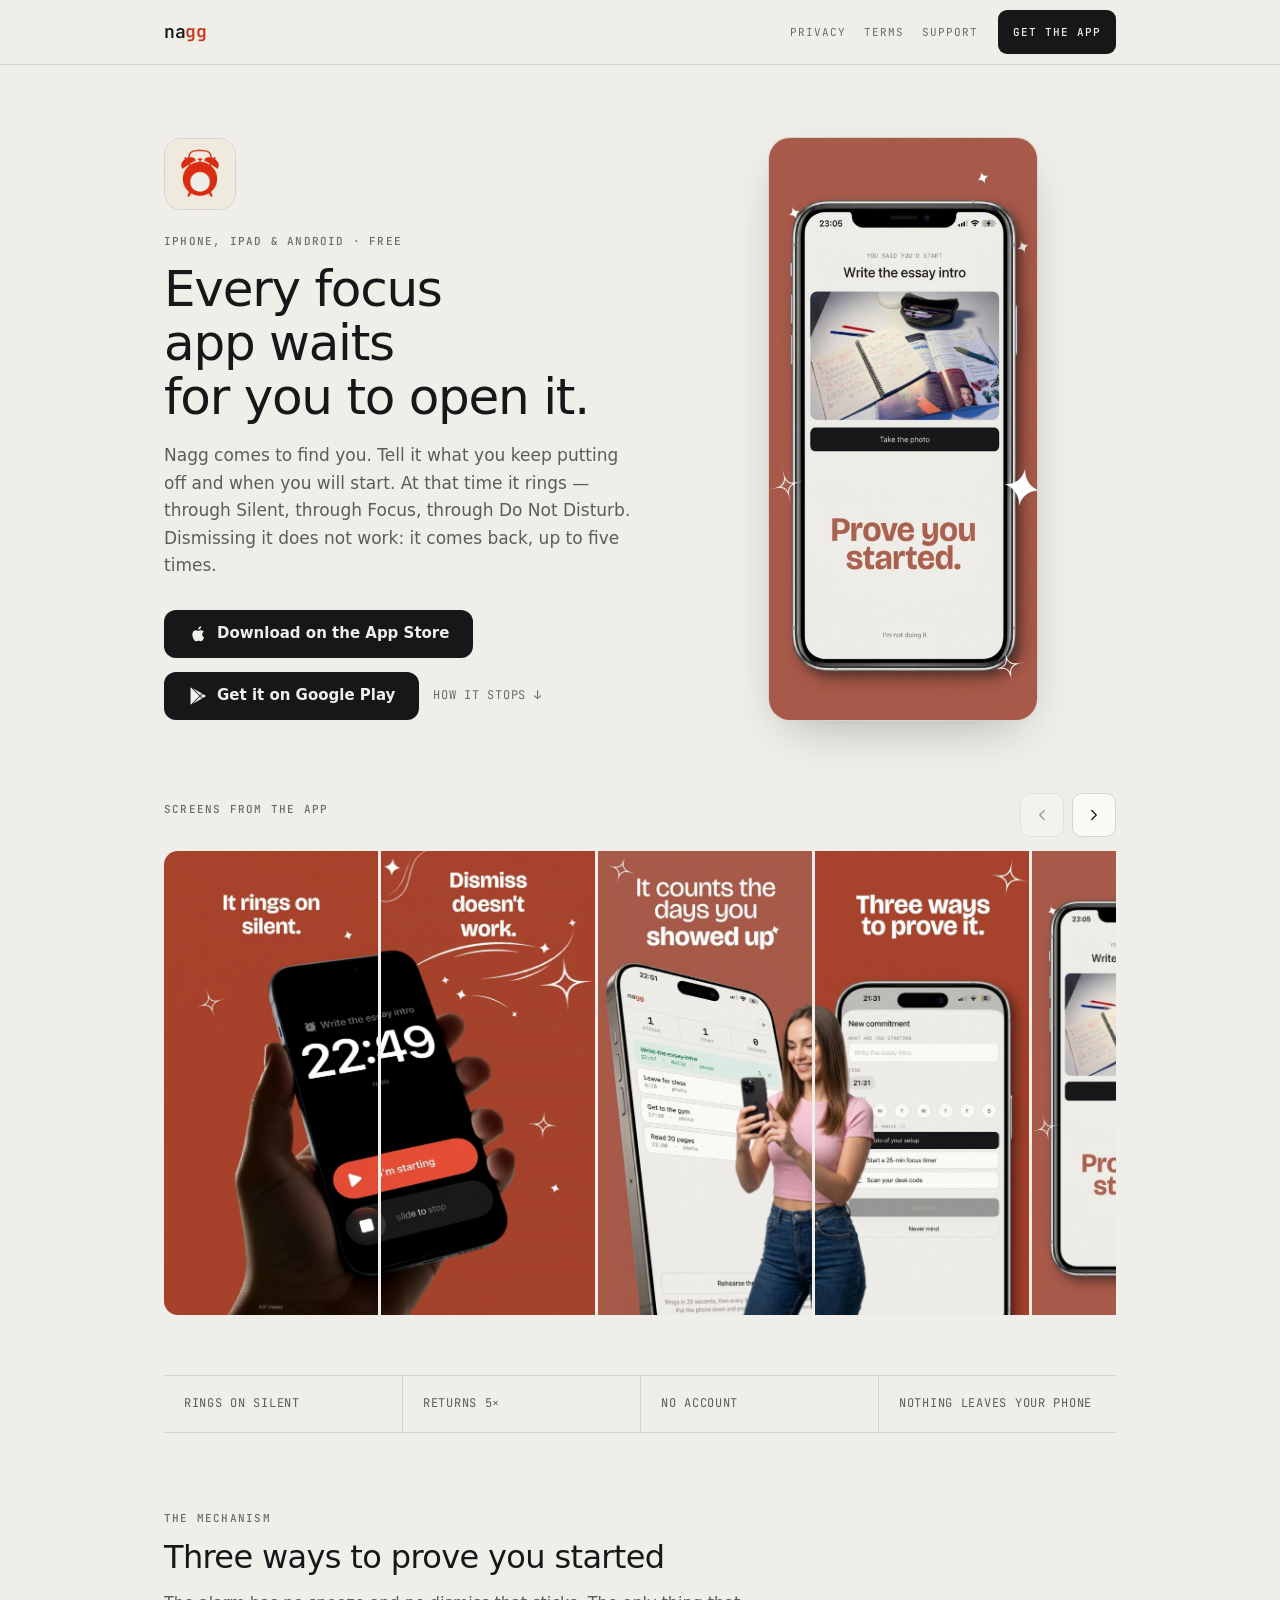
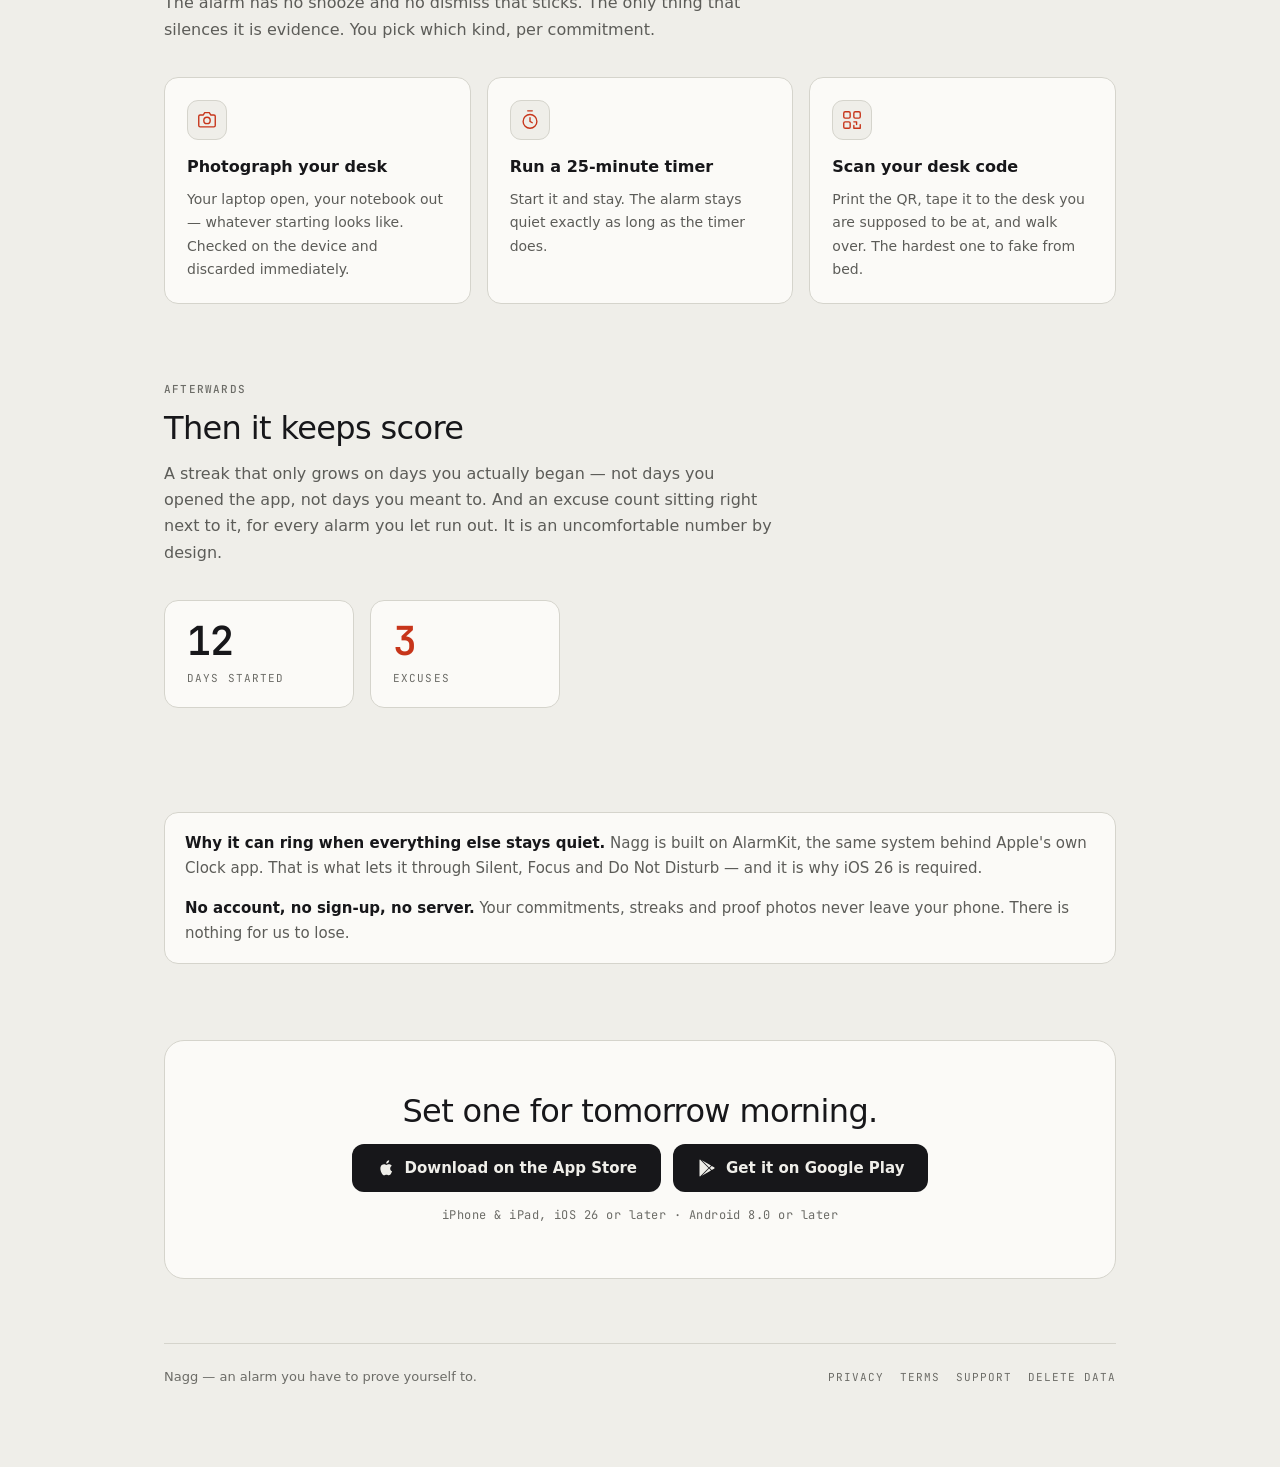
<file: index.html>
<!doctype html>
<html lang="en">
<head>
<meta charset="utf-8">
<meta name="viewport" content="width=device-width, initial-scale=1">
<title>Nagg — an alarm you have to prove yourself to</title>
<meta name="description" content="An alarm that rings through Silent and Focus, and only stops when you prove you started. Free on iPhone, iPad and Android.">
<link rel="icon" href="img/icon.png">
<link rel="apple-touch-icon" href="img/icon.png">
<meta property="og:title" content="Nagg — an alarm you have to prove yourself to">
<meta property="og:description" content="Rings through Silent and Focus. Only stops when you prove you started.">
<meta property="og:image" content="https://nagg.pro/img/icon.png">
<meta property="og:url" content="https://nagg.pro/">
<meta name="twitter:card" content="summary">
<link rel="preconnect" href="https://fonts.googleapis.com">
<link rel="preconnect" href="https://fonts.gstatic.com" crossorigin>
<link rel="stylesheet" href="https://fonts.googleapis.com/css2?family=JetBrains+Mono:wght@400;500;600&display=swap">
<link rel="stylesheet" href="style.css">
</head>
<body class="home">

<a class="skip" href="#main">Skip to content</a>

<header class="bar">
  <div class="bar-in">
    <a class="wordmark" href="index.html">na<span>gg</span></a>
    <nav aria-label="Site">
      <a href="privacy.html">Privacy</a>
      <a href="terms.html">Terms</a>
      <a href="support.html">Support</a>
    </nav>
    <a class="bar-cta" href="#get">Get&nbsp;the&nbsp;app</a>
  </div>
</header>

<main id="main" class="wrap">

<section class="hero">
  <div class="hero-copy">
    <img class="appicon" src="img/icon.png" alt="" width="72" height="72">
    <p class="eyebrow">iPhone, iPad &amp; Android · Free</p>
    <h1>Every focus app waits<br>for you to open it.</h1>
    <p class="lede">Nagg comes to find you. Tell it what you keep putting off and when you
    will start. At that time it rings — through Silent, through Focus, through Do Not
    Disturb. Dismissing it does not work: it comes back, up to five times.</p>

    <div class="cta-row">
      <a class="appstore" href="https://apps.apple.com/app/id6802195603">
        <svg viewBox="0 0 24 24" width="20" height="20" fill="currentColor" aria-hidden="true"><path d="M17.05 12.53c-.02-2.2 1.8-3.26 1.88-3.31-1.02-1.5-2.62-1.7-3.19-1.72-1.36-.14-2.65.8-3.34.8-.69 0-1.75-.78-2.87-.76-1.48.02-2.84.86-3.6 2.18-1.53 2.66-.39 6.6 1.1 8.76.73 1.06 1.6 2.25 2.74 2.2 1.1-.04 1.51-.71 2.84-.71 1.32 0 1.7.71 2.86.69 1.18-.02 1.93-1.08 2.65-2.14.84-1.23 1.18-2.42 1.2-2.48-.03-.01-2.3-.88-2.32-3.5zM14.9 5.36c.6-.74 1.01-1.75.9-2.76-.87.04-1.93.58-2.56 1.31-.56.65-1.06 1.69-.93 2.68.97.08 1.97-.5 2.59-1.23z"/></svg>
        <span>Download on the App Store</span>
      </a>
      <a class="appstore" href="https://play.google.com/store/apps/details?id=com.r00tlab.nagg">
        <svg viewBox="0 0 24 24" width="20" height="20" fill="currentColor" aria-hidden="true"><path d="M3.609 1.814 13.792 12 3.61 22.186a.996.996 0 0 1-.61-.92V2.734a1 1 0 0 1 .609-.92zm10.89 10.893 2.302 2.302-10.937 6.333 8.635-8.635zm3.199-3.198 2.807 1.626a1 1 0 0 1 0 1.73l-2.808 1.626L15.29 12l2.408-2.491zM5.864 2.658 16.802 8.99l-2.303 2.303-8.635-8.635z"/></svg>
        <span>Get it on Google Play</span>
      </a>
      <a class="ghost" href="#stop">How it stops ↓</a>
    </div>
  </div>

  <div class="hero-shot">
    <img src="img/shot-5.jpg" alt="Nagg asking for a photo of the desk before it will go quiet" width="900" height="1954">
  </div>
</section>

<!-- Screenshots sit directly under the hero: someone deciding whether to install
     wants to see the thing, not read further. -->
<section class="gallery" aria-labelledby="shots-h">
  <div class="gallery-head">
    <h2 id="shots-h" class="eyebrow">Screens from the app</h2>
    <div class="gallery-nav">
      <button type="button" class="arrow" data-scroll="-1" aria-label="Previous screenshots" aria-controls="shots">
        <svg viewBox="0 0 24 24" width="18" height="18" fill="none" stroke="currentColor" stroke-width="1.75" stroke-linecap="round" stroke-linejoin="round" aria-hidden="true"><path d="M15 18l-6-6 6-6"/></svg>
      </button>
      <button type="button" class="arrow" data-scroll="1" aria-label="Next screenshots" aria-controls="shots">
        <svg viewBox="0 0 24 24" width="18" height="18" fill="none" stroke="currentColor" stroke-width="1.75" stroke-linecap="round" stroke-linejoin="round" aria-hidden="true"><path d="M9 18l6-6-6-6"/></svg>
      </button>
    </div>
  </div>
  <div class="shots" id="shots" tabindex="0" role="region" aria-label="Screenshots, scrollable">
    <img src="img/shot-1.jpg" alt="The alarm ringing with a Start button" loading="lazy" width="900" height="1954">
    <img src="img/shot-2.jpg" alt="Dismissing the alarm does not stop it" loading="lazy" width="900" height="1954">
    <img src="img/shot-3.jpg" alt="A streak counting the days you started, next to an excuse count" loading="lazy" width="900" height="1954">
    <img src="img/shot-4.jpg" alt="Creating a commitment and choosing one of the three proofs" loading="lazy" width="900" height="1954">
    <img src="img/shot-5.jpg" alt="Taking the photo that proves you started" loading="lazy" width="900" height="1954">
  </div>
</section>

<ul class="claims">
  <li>Rings on Silent</li>
  <li>Returns 5&times;</li>
  <li>No account</li>
  <li>Nothing leaves your phone</li>
</ul>

<section id="stop" class="block">
  <p class="eyebrow">The mechanism</p>
  <h2>Three ways to prove you started</h2>
  <p class="intro">The alarm has no snooze and no dismiss that sticks. The only thing that
  silences it is evidence. You pick which kind, per commitment.</p>

  <div class="ways">
    <div class="way">
      <span class="ico" aria-hidden="true">
        <svg viewBox="0 0 24 24" width="22" height="22" fill="none" stroke="currentColor" stroke-width="1.5" stroke-linecap="round" stroke-linejoin="round"><path d="M14.5 4h-5L8 6.5H4.5A1.5 1.5 0 0 0 3 8v10a1.5 1.5 0 0 0 1.5 1.5h15A1.5 1.5 0 0 0 21 18V8a1.5 1.5 0 0 0-1.5-1.5H16z"/><circle cx="12" cy="12.5" r="3.5"/></svg>
      </span>
      <h3>Photograph your desk</h3>
      <p>Your laptop open, your notebook out — whatever starting looks like. Checked on the
      device and discarded immediately.</p>
    </div>
    <div class="way">
      <span class="ico" aria-hidden="true">
        <svg viewBox="0 0 24 24" width="22" height="22" fill="none" stroke="currentColor" stroke-width="1.5" stroke-linecap="round" stroke-linejoin="round"><circle cx="12" cy="13.5" r="7.5"/><path d="M12 9.5v4l2.5 1.5M9.5 2h5"/></svg>
      </span>
      <h3>Run a 25-minute timer</h3>
      <p>Start it and stay. The alarm stays quiet exactly as long as the timer does.</p>
    </div>
    <div class="way">
      <span class="ico" aria-hidden="true">
        <svg viewBox="0 0 24 24" width="22" height="22" fill="none" stroke="currentColor" stroke-width="1.5" stroke-linecap="round" stroke-linejoin="round"><rect x="3" y="3" width="7" height="7" rx="1.5"/><rect x="14" y="3" width="7" height="7" rx="1.5"/><rect x="3" y="14" width="7" height="7" rx="1.5"/><path d="M14 14h3v3m4 0v4h-7v-3"/></svg>
      </span>
      <h3>Scan your desk code</h3>
      <p>Print the QR, tape it to the desk you are supposed to be at, and walk over. The
      hardest one to fake from bed.</p>
    </div>
  </div>
</section>

<section class="block">
  <p class="eyebrow">Afterwards</p>
  <h2>Then it keeps score</h2>
  <p class="intro">A streak that only grows on days you actually began — not days you opened
  the app, not days you meant to. And an excuse count sitting right next to it, for every
  alarm you let run out. It is an uncomfortable number by design.</p>

  <div class="score" aria-hidden="true">
    <div class="fig">
      <span class="n">12</span>
      <span class="l">days started</span>
    </div>
    <div class="fig bad">
      <span class="n">3</span>
      <span class="l">excuses</span>
    </div>
  </div>
</section>

<section class="block">
  <div class="card">
    <p><strong>Why it can ring when everything else stays quiet.</strong> Nagg is built on
    AlarmKit, the same system behind Apple's own Clock app. That is what lets it through
    Silent, Focus and Do Not Disturb — and it is why iOS 26 is required.</p>
    <p><strong>No account, no sign-up, no server.</strong> Your commitments, streaks and
    proof photos never leave your phone. There is nothing for us to lose.</p>
  </div>
</section>

<section class="tail" id="get">
  <h2>Set one for tomorrow morning.</h2>
  <div class="stores">
    <a class="appstore" href="https://apps.apple.com/app/id6802195603">
      <svg viewBox="0 0 24 24" width="20" height="20" fill="currentColor" aria-hidden="true"><path d="M17.05 12.53c-.02-2.2 1.8-3.26 1.88-3.31-1.02-1.5-2.62-1.7-3.19-1.72-1.36-.14-2.65.8-3.34.8-.69 0-1.75-.78-2.87-.76-1.48.02-2.84.86-3.6 2.18-1.53 2.66-.39 6.6 1.1 8.76.73 1.06 1.6 2.25 2.74 2.2 1.1-.04 1.51-.71 2.84-.71 1.32 0 1.7.71 2.86.69 1.18-.02 1.93-1.08 2.65-2.14.84-1.23 1.18-2.42 1.2-2.48-.03-.01-2.3-.88-2.32-3.5zM14.9 5.36c.6-.74 1.01-1.75.9-2.76-.87.04-1.93.58-2.56 1.31-.56.65-1.06 1.69-.93 2.68.97.08 1.97-.5 2.59-1.23z"/></svg>
      <span>Download on the App Store</span>
    </a>
    <a class="appstore" href="https://play.google.com/store/apps/details?id=com.r00tlab.nagg">
      <svg viewBox="0 0 24 24" width="20" height="20" fill="currentColor" aria-hidden="true"><path d="M3.609 1.814 13.792 12 3.61 22.186a.996.996 0 0 1-.61-.92V2.734a1 1 0 0 1 .609-.92zm10.89 10.893 2.302 2.302-10.937 6.333 8.635-8.635zm3.199-3.198 2.807 1.626a1 1 0 0 1 0 1.73l-2.808 1.626L15.29 12l2.408-2.491zM5.864 2.658 16.802 8.99l-2.303 2.303-8.635-8.635z"/></svg>
      <span>Get it on Google Play</span>
    </a>
  </div>
  <p class="req">iPhone &amp; iPad, iOS 26 or later · Android 8.0 or later</p>
</section>

<footer>
  <span>Nagg — an alarm you have to prove yourself to.</span>
  <nav aria-label="Legal">
    <a href="privacy.html">Privacy</a>
    <a href="terms.html">Terms</a>
    <a href="support.html">Support</a>
    <a href="delete-data.html">Delete data</a>
  </nav>
</footer>

</main>

<script>
// The screenshot strip is a scroll container, which a mouse and a touchscreen can
// drive but a keyboard cannot discover. tabindex makes it focusable; these buttons
// give pointer users the same affordance without a swipe.
(function () {
  var strip = document.getElementById('shots');
  if (!strip) return;
  var reduce = window.matchMedia('(prefers-reduced-motion: reduce)').matches;
  var arrows = document.querySelectorAll('.arrow');
  var restore;

  Array.prototype.forEach.call(arrows, function (btn) {
    btn.addEventListener('click', function () {
      var first = strip.querySelector('img');
      var step = first ? first.getBoundingClientRect().width + 3 : 220;

      var max = strip.scrollWidth - strip.clientWidth;
      var target = Math.max(0, Math.min(strip.scrollLeft + step * Number(btn.dataset.scroll), max));

      // Snap has to come off for the length of the animation. Left on, the
      // container re-snaps mid-scroll and the strip lands back where it started.
      strip.style.scrollSnapType = 'none';
      strip.scrollTo({ left: target, behavior: reduce ? 'auto' : 'smooth' });

      // Some engines accept the smooth request and then never animate — the
      // button would silently do nothing. Land it by hand if that happens.
      setTimeout(function () {
        if (Math.abs(strip.scrollLeft - target) > 2) strip.scrollLeft = target;
        sync();
      }, 350);

      clearTimeout(restore);
      restore = setTimeout(function () {
        strip.style.scrollSnapType = '';
        sync(); // never wait on a scroll event to describe a move we just made
      }, 700);
    });
  });

  // Disable an arrow when there is nothing further that way, so it never lies.
  function sync() {
    var max = strip.scrollWidth - strip.clientWidth - 1;
    Array.prototype.forEach.call(arrows, function (btn) {
      var back = Number(btn.dataset.scroll) < 0;
      btn.disabled = back ? strip.scrollLeft <= 0 : strip.scrollLeft >= max;
    });
  }
  strip.addEventListener('scroll', sync, { passive: true });
  window.addEventListener('resize', sync);
  // Lazy images finish after this runs; without re-checking, an arrow can sit
  // disabled against a strip that has since grown wider than its container.
  Array.prototype.forEach.call(strip.querySelectorAll('img'), function (img) {
    img.addEventListener('load', sync);
  });
  sync();
})();
</script>

</body>
</html>
</file>
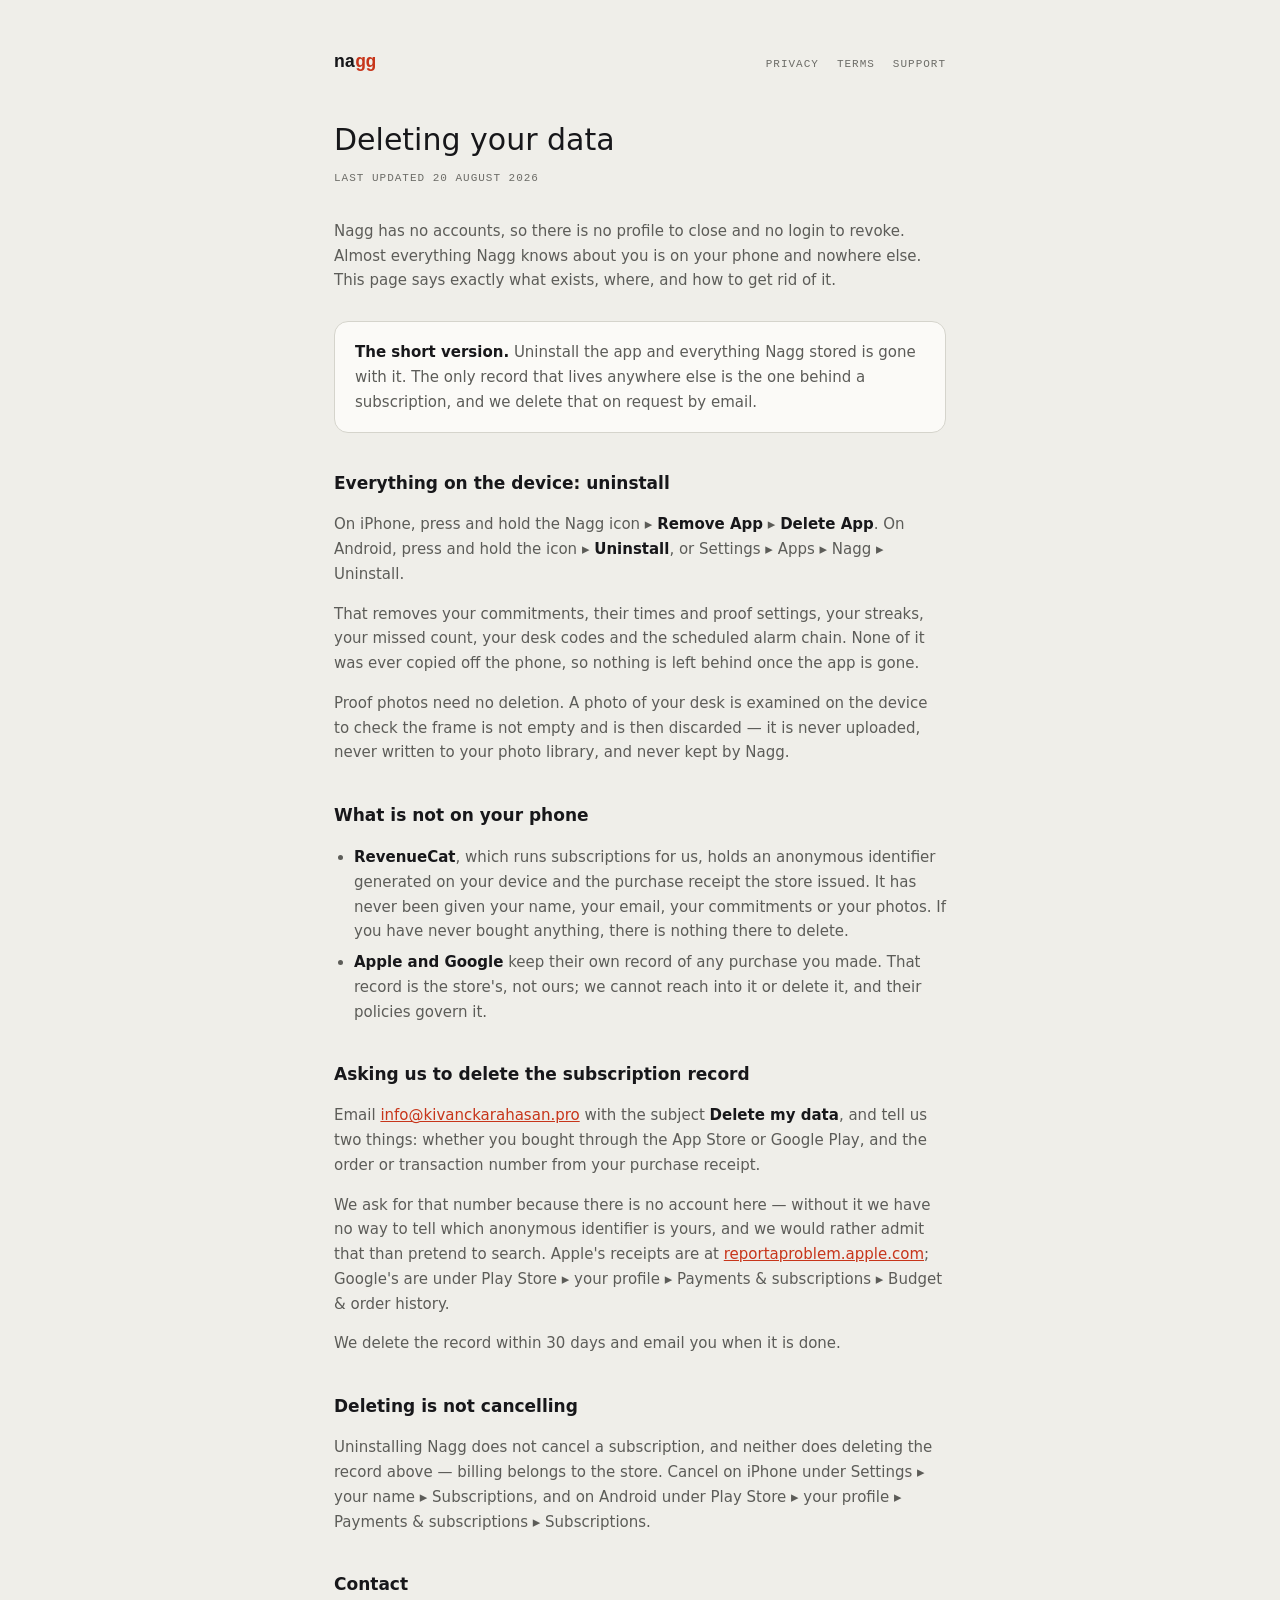
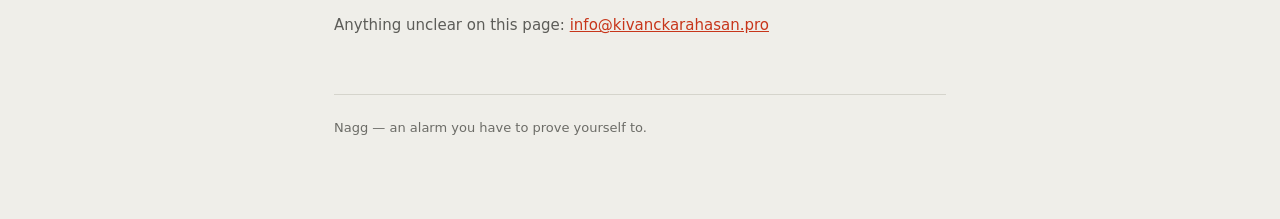
<file: delete-data.html>
<!doctype html>
<html lang="en">
<head>
<meta charset="utf-8">
<meta name="viewport" content="width=device-width, initial-scale=1">
<title>Deleting your data — Nagg</title>
<link rel="stylesheet" href="style.css">
</head>
<body>
<div class="wrap">

<header>
  <a class="wordmark" href="index.html">na<span>gg</span></a>
  <nav>
    <a href="privacy.html">Privacy</a>
    <a href="terms.html">Terms</a>
    <a href="support.html">Support</a>
  </nav>
</header>

<h1>Deleting your data</h1>
<p class="updated">Last updated 20 August 2026</p>

<p>Nagg has no accounts, so there is no profile to close and no login to revoke. Almost
everything Nagg knows about you is on your phone and nowhere else. This page says exactly
what exists, where, and how to get rid of it.</p>

<div class="card">
  <p><strong>The short version.</strong> Uninstall the app and everything Nagg stored is
  gone with it. The only record that lives anywhere else is the one behind a subscription,
  and we delete that on request by email.</p>
</div>

<h2>Everything on the device: uninstall</h2>
<p>On iPhone, press and hold the Nagg icon ▸ <strong>Remove App</strong> ▸
<strong>Delete App</strong>. On Android, press and hold the icon ▸
<strong>Uninstall</strong>, or Settings ▸ Apps ▸ Nagg ▸ Uninstall.</p>
<p>That removes your commitments, their times and proof settings, your streaks, your missed
count, your desk codes and the scheduled alarm chain. None of it was ever copied off the
phone, so nothing is left behind once the app is gone.</p>
<p>Proof photos need no deletion. A photo of your desk is examined on the device to check
the frame is not empty and is then discarded — it is never uploaded, never written to your
photo library, and never kept by Nagg.</p>

<h2>What is not on your phone</h2>
<ul>
  <li><strong>RevenueCat</strong>, which runs subscriptions for us, holds an anonymous
  identifier generated on your device and the purchase receipt the store issued. It has
  never been given your name, your email, your commitments or your photos. If you have
  never bought anything, there is nothing there to delete.</li>
  <li><strong>Apple and Google</strong> keep their own record of any purchase you made.
  That record is the store's, not ours; we cannot reach into it or delete it, and their
  policies govern it.</li>
</ul>

<h2>Asking us to delete the subscription record</h2>
<p>Email <a href="mailto:info@kivanckarahasan.pro?subject=Delete%20my%20data">info@kivanckarahasan.pro</a>
with the subject <strong>Delete my data</strong>, and tell us two things: whether you
bought through the App Store or Google Play, and the order or transaction number from your
purchase receipt.</p>
<p>We ask for that number because there is no account here — without it we have no way to
tell which anonymous identifier is yours, and we would rather admit that than pretend to
search. Apple's receipts are at
<a href="https://reportaproblem.apple.com">reportaproblem.apple.com</a>; Google's are under
Play Store ▸ your profile ▸ Payments &amp; subscriptions ▸ Budget &amp; order history.</p>
<p>We delete the record within 30 days and email you when it is done.</p>

<h2>Deleting is not cancelling</h2>
<p>Uninstalling Nagg does not cancel a subscription, and neither does deleting the record
above — billing belongs to the store. Cancel on iPhone under Settings ▸ your name ▸
Subscriptions, and on Android under Play Store ▸ your profile ▸ Payments &amp;
subscriptions ▸ Subscriptions.</p>

<h2>Contact</h2>
<p>Anything unclear on this page: <a href="mailto:info@kivanckarahasan.pro">info@kivanckarahasan.pro</a></p>

<footer>Nagg — an alarm you have to prove yourself to.</footer>

</div>
</body>
</html>
</file>
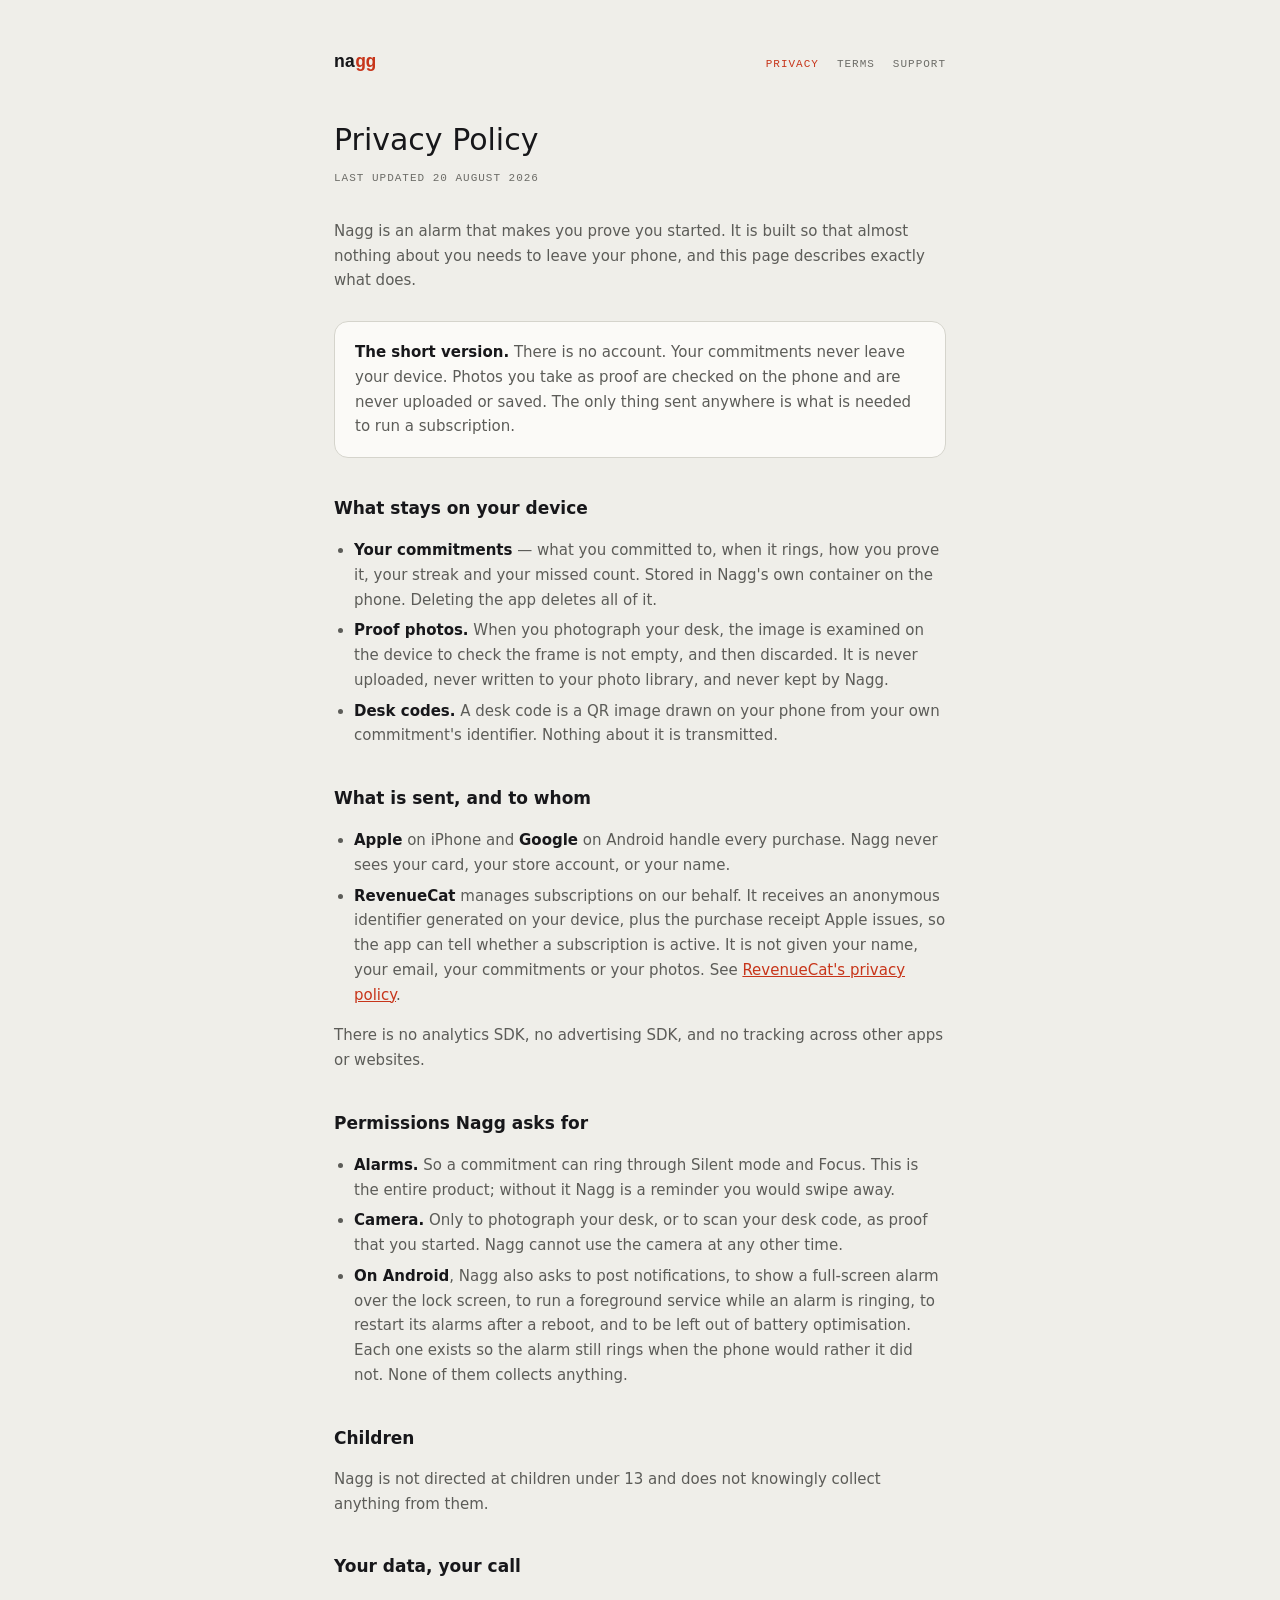
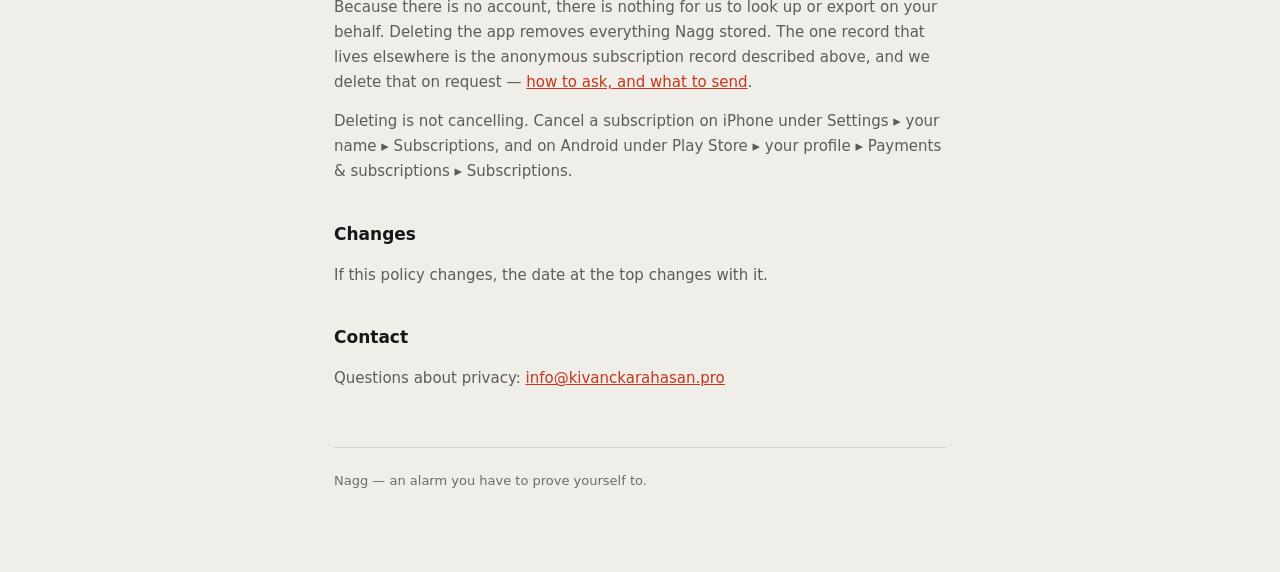
<file: privacy.html>
<!doctype html>
<html lang="en">
<head>
<meta charset="utf-8">
<meta name="viewport" content="width=device-width, initial-scale=1">
<title>Privacy Policy — Nagg</title>
<link rel="stylesheet" href="style.css">
</head>
<body>
<div class="wrap">

<header>
  <a class="wordmark" href="index.html">na<span>gg</span></a>
  <nav>
    <a href="privacy.html" aria-current="page">Privacy</a>
    <a href="terms.html">Terms</a>
    <a href="support.html">Support</a>
  </nav>
</header>

<h1>Privacy Policy</h1>
<p class="updated">Last updated 20 August 2026</p>

<p>Nagg is an alarm that makes you prove you started. It is built so that almost nothing
about you needs to leave your phone, and this page describes exactly what does.</p>

<div class="card">
  <p><strong>The short version.</strong> There is no account. Your commitments never leave
  your device. Photos you take as proof are checked on the phone and are never uploaded or
  saved. The only thing sent anywhere is what is needed to run a subscription.</p>
</div>

<h2>What stays on your device</h2>
<ul>
  <li><strong>Your commitments</strong> — what you committed to, when it rings, how you
  prove it, your streak and your missed count. Stored in Nagg's own container on the phone.
  Deleting the app deletes all of it.</li>
  <li><strong>Proof photos.</strong> When you photograph your desk, the image is examined on
  the device to check the frame is not empty, and then discarded. It is never uploaded, never
  written to your photo library, and never kept by Nagg.</li>
  <li><strong>Desk codes.</strong> A desk code is a QR image drawn on your phone from your
  own commitment's identifier. Nothing about it is transmitted.</li>
</ul>

<h2>What is sent, and to whom</h2>
<ul>
  <li><strong>Apple</strong> on iPhone and <strong>Google</strong> on Android handle every
  purchase. Nagg never sees your card, your store account, or your name.</li>
  <li><strong>RevenueCat</strong> manages subscriptions on our behalf. It receives an
  anonymous identifier generated on your device, plus the purchase receipt Apple issues, so
  the app can tell whether a subscription is active. It is not given your name, your email,
  your commitments or your photos.
  See <a href="https://www.revenuecat.com/privacy">RevenueCat's privacy policy</a>.</li>
</ul>

<p>There is no analytics SDK, no advertising SDK, and no tracking across other apps or
websites.</p>

<h2>Permissions Nagg asks for</h2>
<ul>
  <li><strong>Alarms.</strong> So a commitment can ring through Silent mode and Focus. This
  is the entire product; without it Nagg is a reminder you would swipe away.</li>
  <li><strong>Camera.</strong> Only to photograph your desk, or to scan your desk code, as
  proof that you started. Nagg cannot use the camera at any other time.</li>
  <li><strong>On Android</strong>, Nagg also asks to post notifications, to show a
  full-screen alarm over the lock screen, to run a foreground service while an alarm is
  ringing, to restart its alarms after a reboot, and to be left out of battery
  optimisation. Each one exists so the alarm still rings when the phone would rather it
  did not. None of them collects anything.</li>
</ul>

<h2>Children</h2>
<p>Nagg is not directed at children under 13 and does not knowingly collect anything from
them.</p>

<h2>Your data, your call</h2>
<p>Because there is no account, there is nothing for us to look up or export on your behalf.
Deleting the app removes everything Nagg stored. The one record that lives elsewhere is the
anonymous subscription record described above, and we delete that on request —
<a href="delete-data.html">how to ask, and what to send</a>.</p>
<p>Deleting is not cancelling. Cancel a subscription on iPhone under Settings ▸ your name
▸ Subscriptions, and on Android under Play Store ▸ your profile ▸ Payments &amp;
subscriptions ▸ Subscriptions.</p>

<h2>Changes</h2>
<p>If this policy changes, the date at the top changes with it.</p>

<h2>Contact</h2>
<p>Questions about privacy: <a href="mailto:info@kivanckarahasan.pro">info@kivanckarahasan.pro</a></p>

<footer>Nagg — an alarm you have to prove yourself to.</footer>

</div>
</body>
</html>
</file>
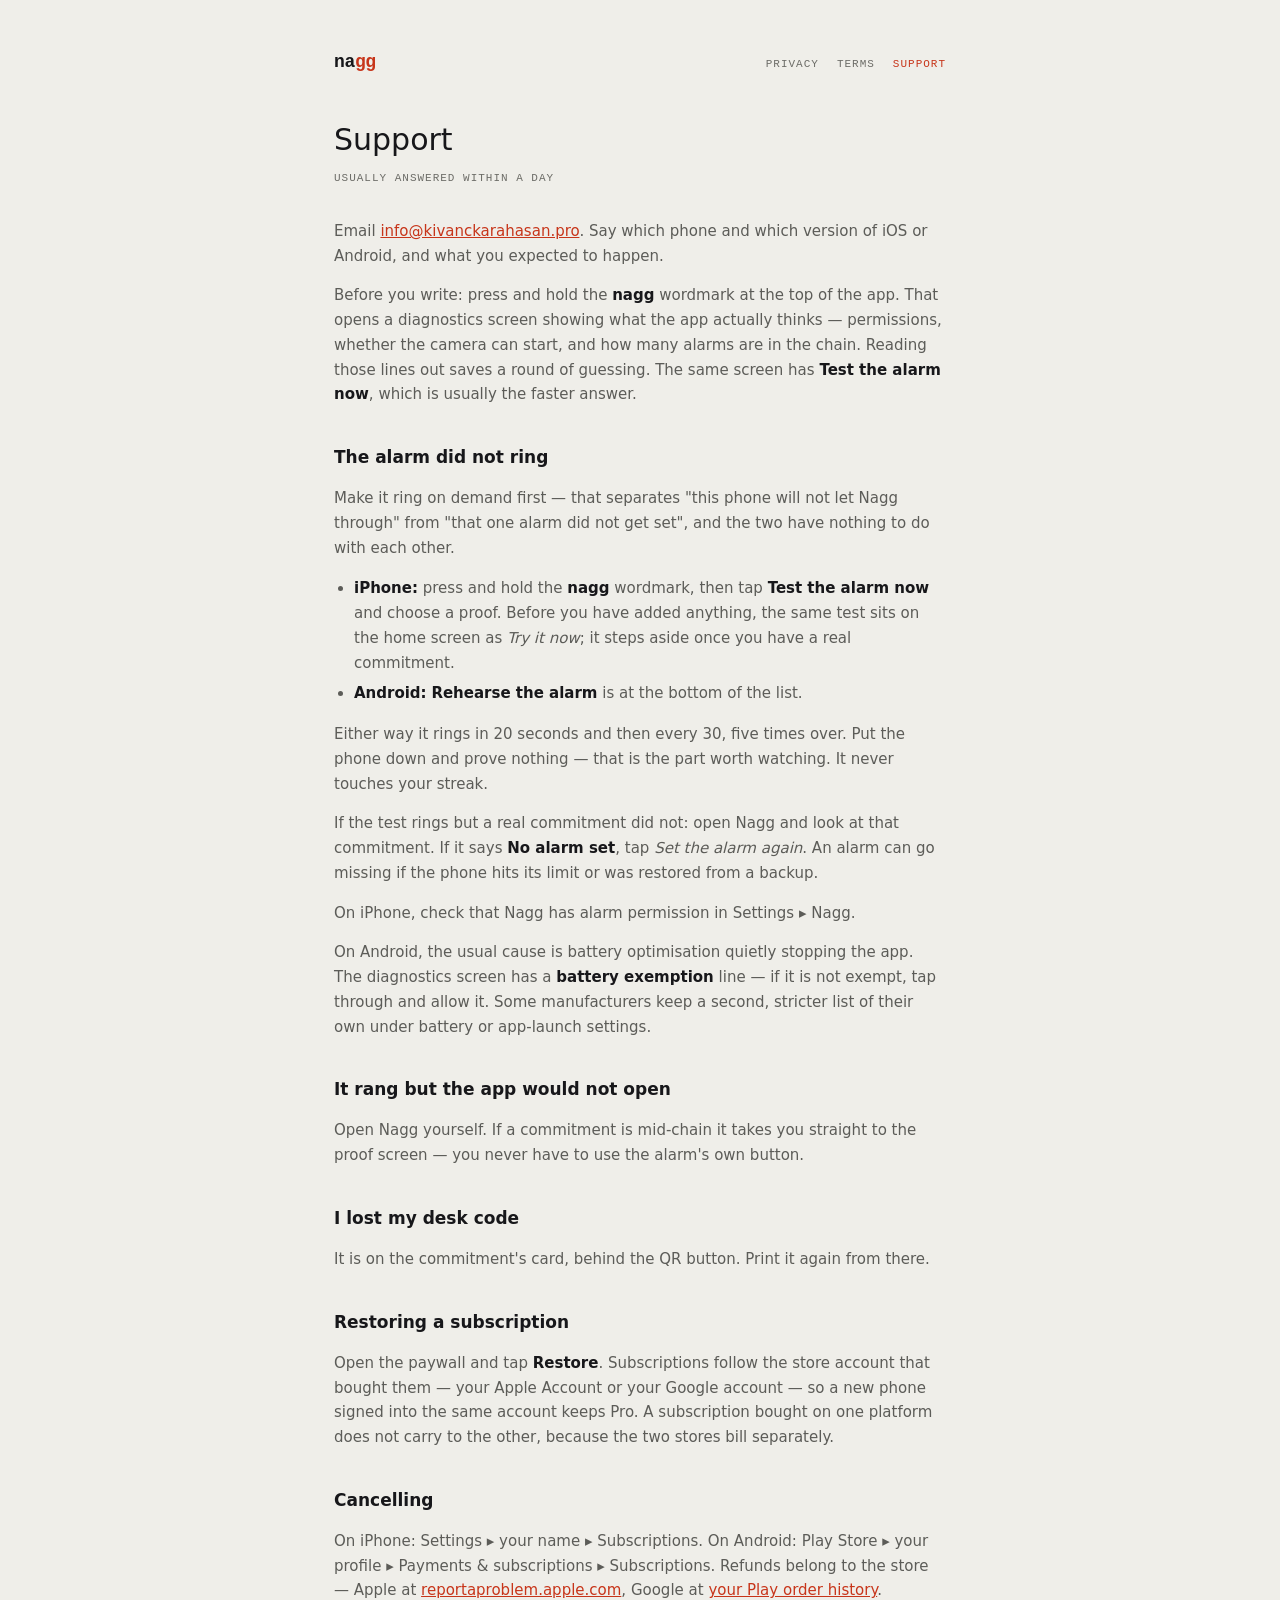
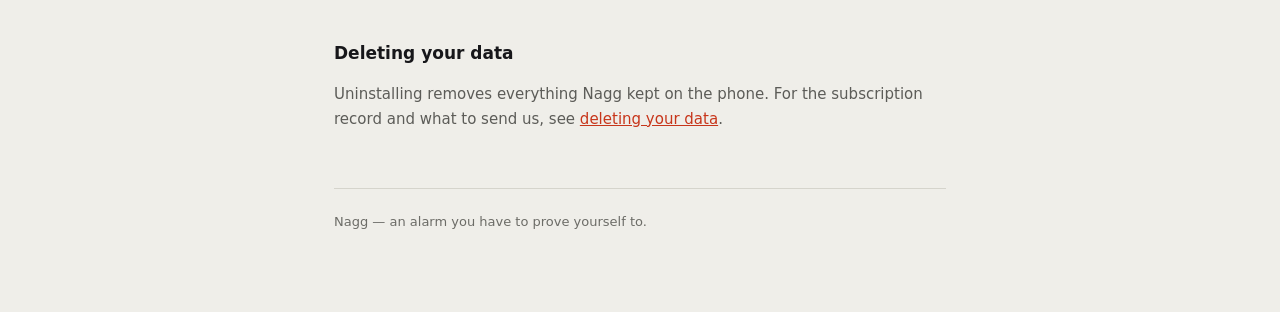
<file: support.html>
<!doctype html>
<html lang="en">
<head>
<meta charset="utf-8">
<meta name="viewport" content="width=device-width, initial-scale=1">
<title>Support — Nagg</title>
<link rel="stylesheet" href="style.css">
</head>
<body>
<div class="wrap">

<header>
  <a class="wordmark" href="index.html">na<span>gg</span></a>
  <nav>
    <a href="privacy.html">Privacy</a>
    <a href="terms.html">Terms</a>
    <a href="support.html" aria-current="page">Support</a>
  </nav>
</header>

<h1>Support</h1>
<p class="updated">Usually answered within a day</p>

<p>Email <a href="mailto:info@kivanckarahasan.pro">info@kivanckarahasan.pro</a>. Say which
phone and which version of iOS or Android, and what you expected to happen.</p>
<p>Before you write: press and hold the <strong>nagg</strong> wordmark at the top of the app.
That opens a diagnostics screen showing what the app actually thinks — permissions, whether
the camera can start, and how many alarms are in the chain. Reading those lines out saves a
round of guessing. The same screen has <strong>Test the alarm now</strong>, which is usually
the faster answer.</p>

<h2>The alarm did not ring</h2>
<p>Make it ring on demand first — that separates "this phone will not let Nagg through" from
"that one alarm did not get set", and the two have nothing to do with each other.</p>
<ul>
  <li><strong>iPhone:</strong> press and hold the <strong>nagg</strong> wordmark, then tap
  <strong>Test the alarm now</strong> and choose a proof. Before you have added anything,
  the same test sits on the home screen as <em>Try it now</em>; it steps aside once you have
  a real commitment.</li>
  <li><strong>Android:</strong> <strong>Rehearse the alarm</strong> is at the bottom of the
  list.</li>
</ul>
<p>Either way it rings in 20 seconds and then every 30, five times over. Put the phone down
and prove nothing — that is the part worth watching. It never touches your streak.</p>
<p>If the test rings but a real commitment did not: open Nagg and look at that commitment. If
it says <strong>No alarm set</strong>, tap <em>Set the alarm again</em>. An alarm can go
missing if the phone hits its limit or was restored from a backup.</p>
<p>On iPhone, check that Nagg has alarm permission in Settings ▸ Nagg.</p>
<p>On Android, the usual cause is battery optimisation quietly stopping the app. The
diagnostics screen has a <strong>battery exemption</strong> line — if it is not exempt, tap
through and allow it. Some manufacturers keep a second, stricter list of their own under
battery or app-launch settings.</p>

<h2>It rang but the app would not open</h2>
<p>Open Nagg yourself. If a commitment is mid-chain it takes you straight to the proof
screen — you never have to use the alarm's own button.</p>

<h2>I lost my desk code</h2>
<p>It is on the commitment's card, behind the QR button. Print it again from there.</p>

<h2>Restoring a subscription</h2>
<p>Open the paywall and tap <strong>Restore</strong>. Subscriptions follow the store account
that bought them — your Apple Account or your Google account — so a new phone signed into
the same account keeps Pro. A subscription bought on one platform does not carry to the
other, because the two stores bill separately.</p>

<h2>Cancelling</h2>
<p>On iPhone: Settings ▸ your name ▸ Subscriptions. On Android: Play Store ▸ your profile ▸
Payments &amp; subscriptions ▸ Subscriptions. Refunds belong to the store — Apple at
<a href="https://reportaproblem.apple.com">reportaproblem.apple.com</a>, Google at
<a href="https://play.google.com/store/account/orderhistory">your Play order history</a>.</p>

<h2>Deleting your data</h2>
<p>Uninstalling removes everything Nagg kept on the phone. For the subscription record and
what to send us, see <a href="delete-data.html">deleting your data</a>.</p>

<footer>Nagg — an alarm you have to prove yourself to.</footer>

</div>
</body>
</html>
</file>
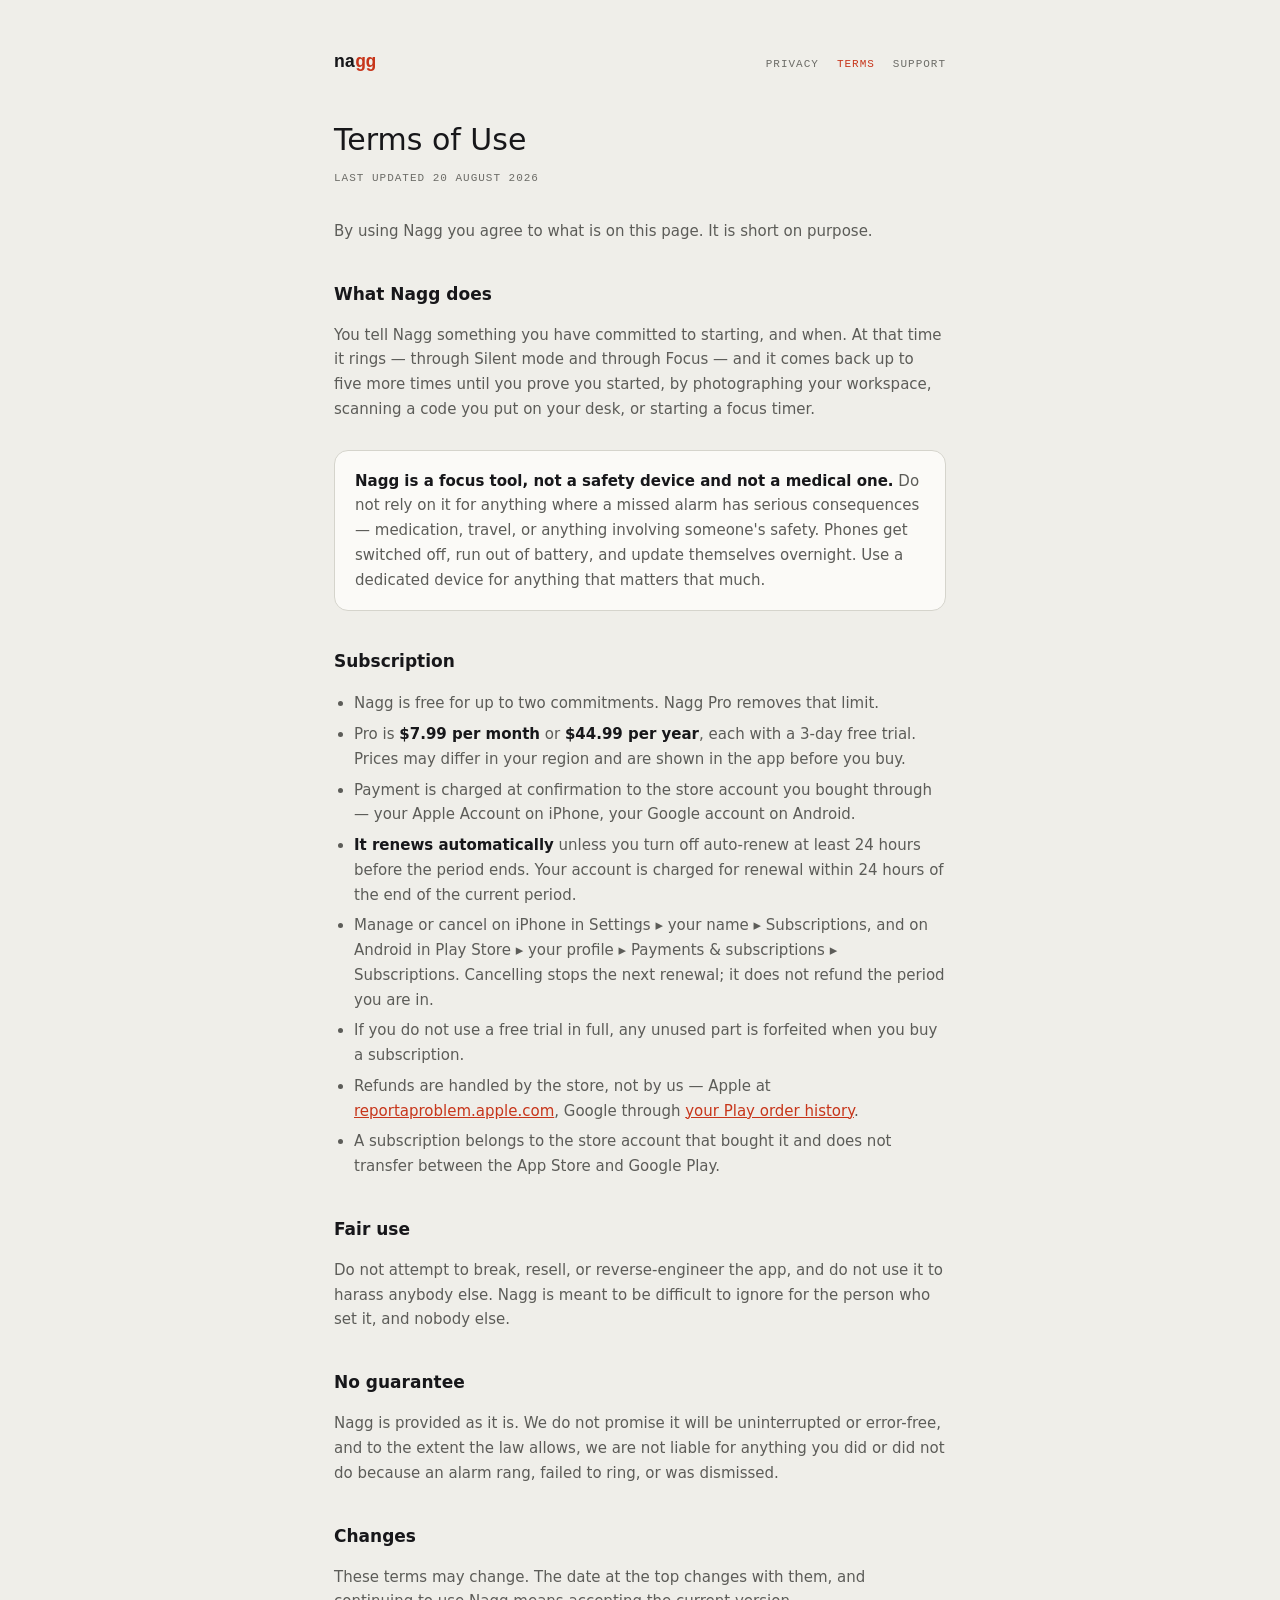
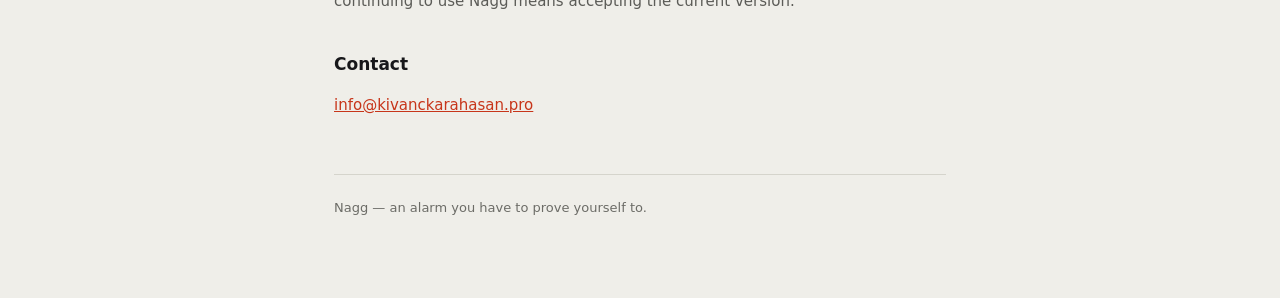
<file: terms.html>
<!doctype html>
<html lang="en">
<head>
<meta charset="utf-8">
<meta name="viewport" content="width=device-width, initial-scale=1">
<title>Terms of Use — Nagg</title>
<link rel="stylesheet" href="style.css">
</head>
<body>
<div class="wrap">

<header>
  <a class="wordmark" href="index.html">na<span>gg</span></a>
  <nav>
    <a href="privacy.html">Privacy</a>
    <a href="terms.html" aria-current="page">Terms</a>
    <a href="support.html">Support</a>
  </nav>
</header>

<h1>Terms of Use</h1>
<p class="updated">Last updated 20 August 2026</p>

<p>By using Nagg you agree to what is on this page. It is short on purpose.</p>

<h2>What Nagg does</h2>
<p>You tell Nagg something you have committed to starting, and when. At that time it rings —
through Silent mode and through Focus — and it comes back up to five more times until you
prove you started, by photographing your workspace, scanning a code you put on your desk, or
starting a focus timer.</p>

<div class="card">
  <p><strong>Nagg is a focus tool, not a safety device and not a medical one.</strong> Do not
  rely on it for anything where a missed alarm has serious consequences — medication, travel,
  or anything involving someone's safety. Phones get switched off, run out of battery, and
  update themselves overnight. Use a dedicated device for anything that matters that much.</p>
</div>

<h2>Subscription</h2>
<ul>
  <li>Nagg is free for up to two commitments. Nagg Pro removes that limit.</li>
  <li>Pro is <strong>$7.99 per month</strong> or <strong>$44.99 per year</strong>, each with
  a 3-day free trial. Prices may differ in your region and are shown in the app before you
  buy.</li>
  <li>Payment is charged at confirmation to the store account you bought through — your
  Apple Account on iPhone, your Google account on Android.</li>
  <li><strong>It renews automatically</strong> unless you turn off auto-renew at least 24
  hours before the period ends. Your account is charged for renewal within 24 hours of the
  end of the current period.</li>
  <li>Manage or cancel on iPhone in Settings ▸ your name ▸ Subscriptions, and on Android in
  Play Store ▸ your profile ▸ Payments &amp; subscriptions ▸ Subscriptions. Cancelling stops
  the next renewal; it does not refund the period you are in.</li>
  <li>If you do not use a free trial in full, any unused part is forfeited when you buy a
  subscription.</li>
  <li>Refunds are handled by the store, not by us — Apple at
  <a href="https://reportaproblem.apple.com">reportaproblem.apple.com</a>, Google through
  <a href="https://play.google.com/store/account/orderhistory">your Play order history</a>.</li>
  <li>A subscription belongs to the store account that bought it and does not transfer
  between the App Store and Google Play.</li>
</ul>

<h2>Fair use</h2>
<p>Do not attempt to break, resell, or reverse-engineer the app, and do not use it to harass
anybody else. Nagg is meant to be difficult to ignore for the person who set it, and nobody
else.</p>

<h2>No guarantee</h2>
<p>Nagg is provided as it is. We do not promise it will be uninterrupted or error-free, and
to the extent the law allows, we are not liable for anything you did or did not do because
an alarm rang, failed to ring, or was dismissed.</p>

<h2>Changes</h2>
<p>These terms may change. The date at the top changes with them, and continuing to use Nagg
means accepting the current version.</p>

<h2>Contact</h2>
<p><a href="mailto:info@kivanckarahasan.pro">info@kivanckarahasan.pro</a></p>

<footer>Nagg — an alarm you have to prove yourself to.</footer>

</div>
</body>
</html>
</file>
<file: style.css>
/* The app's identity, on the web. Same tokens as ios/Lockin/Design/NaggStyle.swift —
   a support page that looks like a different product is its own small credibility leak,
   and App Review follows these links. */
:root {
  --ground: #EFEEE9;
  --surface: #FBFAF7;
  --ink: #17171A;
  --ink-2: #5C5C58;
  /* Was #8E8E88, which measured 2.84:1 on the paper ground — below the 4.5:1 needed
     for the small text it is used on (nav, labels, the requirement line). #6C6C67
     is the lightest tone that clears it on both ground and surface. */
  --ink-3: #6C6C67;
  --line: #D5D4CC;
  --alarm: #C7351A;
  --shadow: 0 18px 50px -22px rgba(23,23,26,.38);
  --mono: "JetBrains Mono", ui-monospace, "SF Mono", Menlo, monospace;
  --sans: system-ui, -apple-system, "Segoe UI", Roboto, sans-serif;
}
@media (prefers-color-scheme: dark) {
  :root {
    --ground: #121214;
    --surface: #1C1C1F;
    --ink: #EAEAE6;
    --ink-2: #A3A39D;
    --ink-3: #84847F;   /* was #6E6E69 — 3.65:1, also short of 4.5:1 */
    --line: #303035;
    --alarm: #E85236;
    --shadow: 0 18px 50px -22px rgba(0,0,0,.7);
  }
}

* { box-sizing: border-box; }

html { scroll-behavior: smooth; scroll-padding-top: 76px; }
@media (prefers-reduced-motion: reduce) { html { scroll-behavior: auto; } }

body {
  margin: 0;
  background: var(--ground);
  color: var(--ink);
  font-family: var(--sans);
  line-height: 1.65;
  -webkit-font-smoothing: antialiased;
}

a, button { touch-action: manipulation; }

/* Never remove the focus ring — just make it belong to the design. */
:focus-visible {
  outline: 2px solid var(--alarm);
  outline-offset: 3px;
  border-radius: 4px;
}

.skip {
  position: absolute;
  left: -9999px;
  top: 8px;
  z-index: 100;
  padding: 10px 16px;
  background: var(--ink);
  color: var(--ground);
  border-radius: 8px;
  font-size: 14px;
  text-decoration: none;
}
.skip:focus { left: 16px; }

.wrap { max-width: 660px; margin: 0 auto; padding: 48px 24px 80px; }

/* Legal and support pages keep the plain document header. */
header { display: flex; align-items: baseline; gap: 16px; margin-bottom: 44px; }
.wordmark {
  font-family: var(--mono);
  font-size: 18px;
  font-weight: 600;
  letter-spacing: -0.02em;
  text-decoration: none;
  color: var(--ink);
}
.wordmark span { color: var(--alarm); }

nav { margin-left: auto; display: flex; gap: 18px; }
nav a {
  font-family: var(--mono);
  font-size: 11px;
  letter-spacing: 0.09em;
  text-transform: uppercase;
  color: var(--ink-3);
  text-decoration: none;
}
nav a:hover, nav a[aria-current] { color: var(--alarm); }

h1 { font-size: 30px; font-weight: 500; line-height: 1.2; margin: 0 0 8px; }
h2 { font-size: 17px; font-weight: 600; margin: 36px 0 8px; }

.updated {
  font-family: var(--mono);
  font-size: 11px;
  letter-spacing: 0.09em;
  text-transform: uppercase;
  color: var(--ink-3);
  margin-bottom: 32px;
}

p, li { color: var(--ink-2); font-size: 15px; }
strong { color: var(--ink); font-weight: 600; }
ul { padding-left: 20px; }
li { margin-bottom: 6px; }

a { color: var(--alarm); }

.card {
  background: var(--surface);
  border: 1px solid var(--line);
  border-radius: 14px;
  padding: 18px 20px;
  margin: 28px 0;
}
.card p:first-child { margin-top: 0; }
.card p:last-child { margin-bottom: 0; }

footer {
  margin-top: 56px;
  padding-top: 22px;
  border-top: 1px solid var(--line);
  font-size: 13px;
  color: var(--ink-3);
}


/* ── Home page ─────────────────────────────────────────────────────────────────
   Section order follows the App Store landing pattern: hero with a device shot,
   then the screenshots, then the mechanism, with a download link reachable from
   every scroll position. Layout only — the palette above is shared with the app. */

body.home .wrap { max-width: 1000px; padding-top: 0; }

.bar {
  position: sticky;
  top: 0;
  z-index: 10;
  display: block;
  margin: 0;
  /* Deliberately opaque rather than blurred: a backdrop-filter here painted the
     whole page blank in one Chromium compositing path, and the blur bought nothing. */
  background: var(--ground);
  border-bottom: 1px solid var(--line);
}
.bar-in {
  max-width: 1000px;
  margin: 0 auto;
  padding: 10px 24px;
  display: flex;
  align-items: center;
  gap: 20px;
}
.bar nav { margin-left: auto; }
.bar nav a { display: inline-flex; align-items: center; min-height: 44px; }
.bar-cta {
  display: inline-flex;
  align-items: center;
  min-height: 44px;
  font-family: var(--mono);
  font-size: 11px;
  font-weight: 500;
  letter-spacing: .09em;
  text-transform: uppercase;
  text-decoration: none;
  color: var(--ground);
  background: var(--ink);
  padding: 0 15px;
  border-radius: 9px;
}
.bar-cta:hover { opacity: .85; }
@media (max-width: 620px) {
  .bar nav { display: none; }
  .bar-in { gap: 12px; }
  .bar-cta { margin-left: auto; }
}

/* Scoped under body.home so it outranks `body.home h2` — the gallery heading is an
   h2 for the document outline but must render as a label, not a headline. */
body.home .eyebrow {
  font-family: var(--mono);
  font-size: 11px;
  font-weight: 500;
  letter-spacing: .11em;
  text-transform: uppercase;
  color: var(--ink-3);
  margin: 0 0 12px;
}

.hero {
  display: grid;
  grid-template-columns: minmax(0, 1.05fr) minmax(0, .95fr);
  gap: 56px;
  align-items: center;
  padding: 72px 0 64px;
}
.hero-copy { min-width: 0; }
.appicon {
  display: block;
  width: 72px; height: 72px;
  border-radius: 17px;
  border: 1px solid var(--line);
  margin-bottom: 22px;
}
body.home h1 {
  font-size: clamp(32px, 4.6vw, 50px);
  font-weight: 500;
  letter-spacing: -.025em;
  line-height: 1.08;
  text-wrap: balance;
  margin: 0 0 18px;
}
.lede { font-size: 17px; line-height: 1.62; max-width: 46ch; margin: 0; }

/* The store screenshots already carry their own frame and background, so this is a
   plain rounded card — a second device frame around them just looks like a mistake. */
.hero-shot {
  justify-self: center;
  line-height: 0;
  border-radius: 22px;
  overflow: hidden;
  border: 1px solid var(--line);
  box-shadow: var(--shadow);
}
.hero-shot img { display: block; width: 268px; height: auto; }

.cta-row { display: flex; flex-wrap: wrap; align-items: center; gap: 14px; margin-top: 30px; }
.appstore {
  display: inline-flex;
  align-items: center;
  gap: 9px;
  min-height: 48px;
  padding: 0 24px;
  background: var(--ink);
  color: var(--ground);
  border-radius: 12px;
  font-size: 15px;
  font-weight: 600;
  text-decoration: none;
  transition: transform .15s ease, opacity .15s ease;
}
.appstore:hover { opacity: .9; transform: translateY(-1px); }
.ghost {
  display: inline-flex;
  align-items: center;
  min-height: 44px;
  font-family: var(--mono);
  font-size: 12px;
  letter-spacing: .06em;
  text-transform: uppercase;
  color: var(--ink-3);
  text-decoration: none;
}
.ghost:hover { color: var(--alarm); }

.req {
  font-family: var(--mono);
  font-size: 12px;
  letter-spacing: .04em;
  color: var(--ink-3);
  margin-top: 14px;
}

/* ── Screenshot gallery ────────────────────────────────────────────────────── */

.gallery { margin-top: 8px; }
.gallery-head {
  display: flex;
  align-items: center;
  gap: 16px;
  margin-bottom: 14px;
}
.gallery-head .eyebrow { margin: 0; }
.gallery-nav { margin-left: auto; display: flex; gap: 8px; }
.arrow {
  width: 44px; height: 44px;
  display: inline-flex;
  align-items: center;
  justify-content: center;
  background: var(--surface);
  color: var(--ink);
  border: 1px solid var(--line);
  border-radius: 10px;
  cursor: pointer;
  transition: border-color .15s ease, opacity .15s ease;
}
.arrow:hover:not(:disabled) { border-color: var(--ink-3); }
.arrow:disabled { opacity: .4; cursor: default; }

/* Pairs of these screenshots are one composition split across two panels, so the
   gap stays hairline-thin: widen it and a phone gets sawn in half. */
.shots {
  display: flex;
  gap: 3px;
  overflow-x: auto;
  padding-bottom: 4px;
  scroll-snap-type: x proximity;
}
.shots img {
  width: 214px;
  height: auto;
  flex: 0 0 auto;
  /* start, not center: the arrows step by exactly one image width, so every step
     lands on a snap point. With center alignment the snap pulled a smooth scroll
     straight back to where it began and the buttons did nothing. */
  scroll-snap-align: start;
}
.shots img:first-child { border-radius: 14px 0 0 14px; }
.shots img:last-child { border-radius: 0 14px 14px 0; }

/* Four facts, hairline-separated. The app states facts in mono, so the site does too. */
.claims {
  list-style: none;
  display: grid;
  grid-template-columns: repeat(4, 1fr);
  margin: 56px 0 0;
  padding: 0;
  border-top: 1px solid var(--line);
  border-bottom: 1px solid var(--line);
}
.claims li {
  margin: 0;
  padding: 18px 20px;
  border-left: 1px solid var(--line);
  font-family: var(--mono);
  font-size: 12px;
  letter-spacing: .06em;
  text-transform: uppercase;
  color: var(--ink-2);
}
.claims li:first-child { border-left: 0; }
@media (max-width: 720px) {
  .claims { grid-template-columns: repeat(2, 1fr); }
  .claims li:nth-child(3) { border-left: 0; }
  .claims li:nth-child(n+3) { border-top: 1px solid var(--line); }
}

.block { padding: 76px 0 0; }
body.home h2 {
  font-size: clamp(24px, 3vw, 32px);
  font-weight: 500;
  letter-spacing: -.02em;
  line-height: 1.15;
  text-wrap: balance;
  margin: 0 0 14px;
}
.intro { font-size: 16px; max-width: 60ch; margin: 0; }

.ways {
  display: grid;
  gap: 16px;
  grid-template-columns: repeat(auto-fit, minmax(240px, 1fr));
  margin-top: 34px;
}
.way {
  background: var(--surface);
  border: 1px solid var(--line);
  border-radius: 14px;
  padding: 22px;
  transition: transform .15s ease, border-color .15s ease;
}
.way:hover { transform: translateY(-2px); border-color: var(--ink-3); }
.ico {
  display: inline-flex;
  align-items: center;
  justify-content: center;
  width: 40px; height: 40px;
  border-radius: 11px;
  background: var(--ground);
  border: 1px solid var(--line);
  color: var(--alarm);
  margin-bottom: 14px;
}
.way h3 { font-size: 16px; font-weight: 600; margin: 0 0 8px; color: var(--ink); }
.way p { font-size: 14px; margin: 0; }

/* The two counters, the way the app puts them: side by side, one of them unflattering. */
.score { display: flex; gap: 16px; margin-top: 34px; }
.fig {
  flex: 0 1 190px;
  background: var(--surface);
  border: 1px solid var(--line);
  border-radius: 14px;
  padding: 20px 22px;
}
.fig .n {
  display: block;
  font-family: var(--mono);
  font-variant-numeric: tabular-nums;
  font-size: 40px;
  font-weight: 600;
  line-height: 1;
  letter-spacing: -.03em;
  color: var(--ink);
}
.fig.bad .n { color: var(--alarm); }
.fig .l {
  display: block;
  margin-top: 8px;
  font-family: var(--mono);
  font-size: 11px;
  letter-spacing: .1em;
  text-transform: uppercase;
  color: var(--ink-3);
}

.tail {
  margin-top: 76px;
  padding: 52px 24px;
  text-align: center;
  background: var(--surface);
  border: 1px solid var(--line);
  border-radius: 20px;
}
.tail h2 { margin: 0 0 24px; }
.tail .req { margin-bottom: 0; }

/* Two stores, equal weight — neither platform is the afterthought now. They sit side by
   side on a desktop and stack full-width on a phone, where whichever one the reader
   cannot use is simply the wrong button rather than a cramped one. */
.stores {
  display: flex;
  flex-wrap: wrap;
  justify-content: center;
  gap: 12px;
}

body.home footer {
  display: flex;
  flex-wrap: wrap;
  align-items: center;
  gap: 16px;
  margin-top: 64px;
}
body.home footer nav { gap: 16px; }

@media (max-width: 860px) {
  .hero {
    grid-template-columns: 1fr;
    gap: 44px;
    padding: 52px 0 56px;
  }
  .hero-shot { justify-self: start; }
  .hero-shot img { width: 224px; }
  .block { padding-top: 60px; }
  .claims { margin-top: 48px; }
}
@media (max-width: 480px) {
  body.home .wrap { padding-left: 20px; padding-right: 20px; }
  .appstore { width: 100%; justify-content: center; }
  .stores { width: 100%; }
  .cta-row { gap: 10px; }
  .score { flex-direction: column; }
  .fig { flex: 1 1 auto; }
  .tail { padding: 40px 20px; }
}
@media (prefers-reduced-motion: reduce) {
  * { transition: none !important; }
}
</file>
